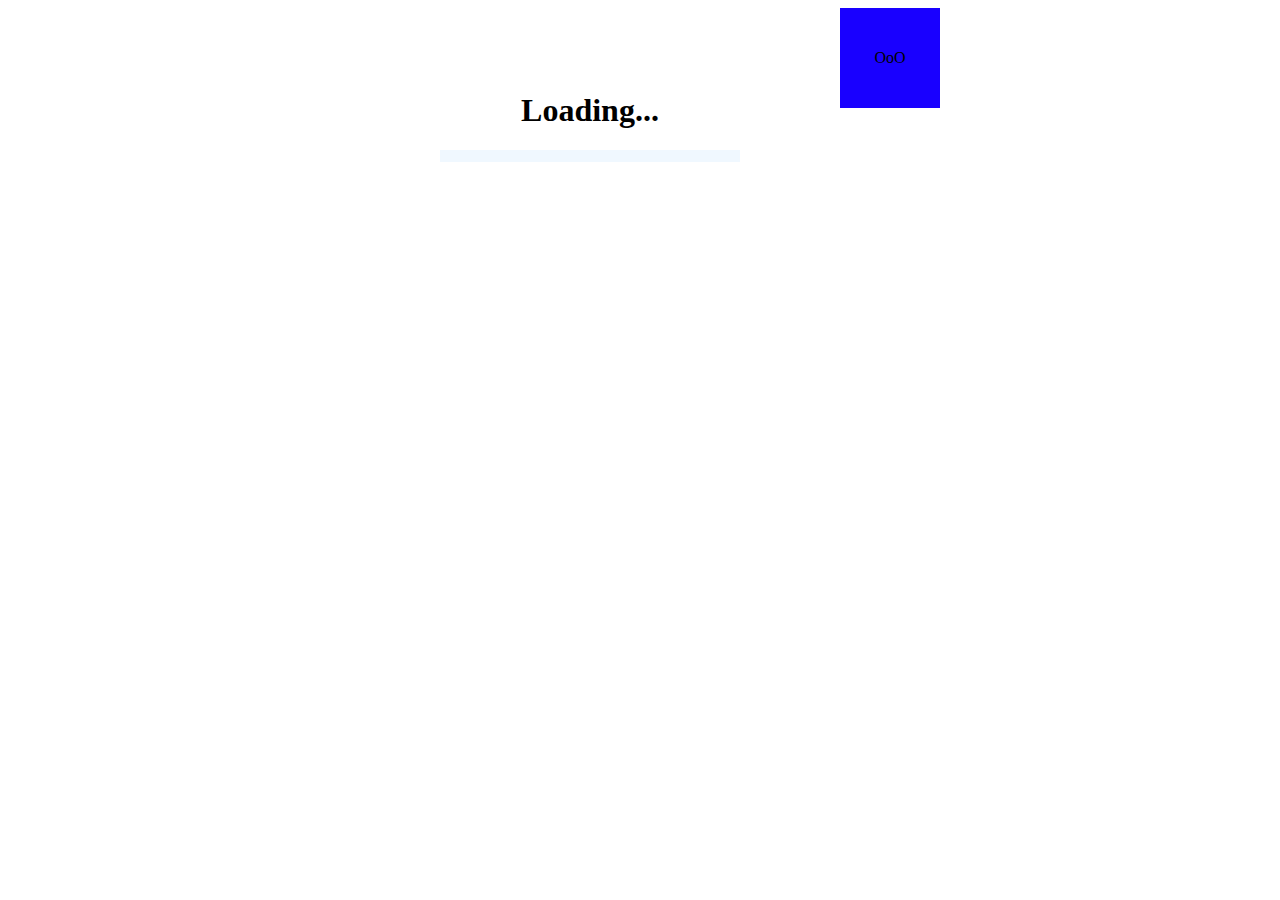
<file: Animation/index.html>
<!DOCTYPE html>
<html lang="en">
  <head>
    <meta charset="UTF-8" />
    <meta name="viewport" content="width=device-width, initial-scale=1.0" />
    <title>Animation</title>
    <link rel="stylesheet" href="./style.css" />
  </head>
  <body>
    <section class="loading">
      <h1 class="loading-title">Loading...</h1>
      <div class="progress-bar" aria-hidden="true">
        <span class="progress-bar-gauge"></span>
      </div>
    </section>
    <div class="box">OoO</div>
  </body>
</html>
</file>
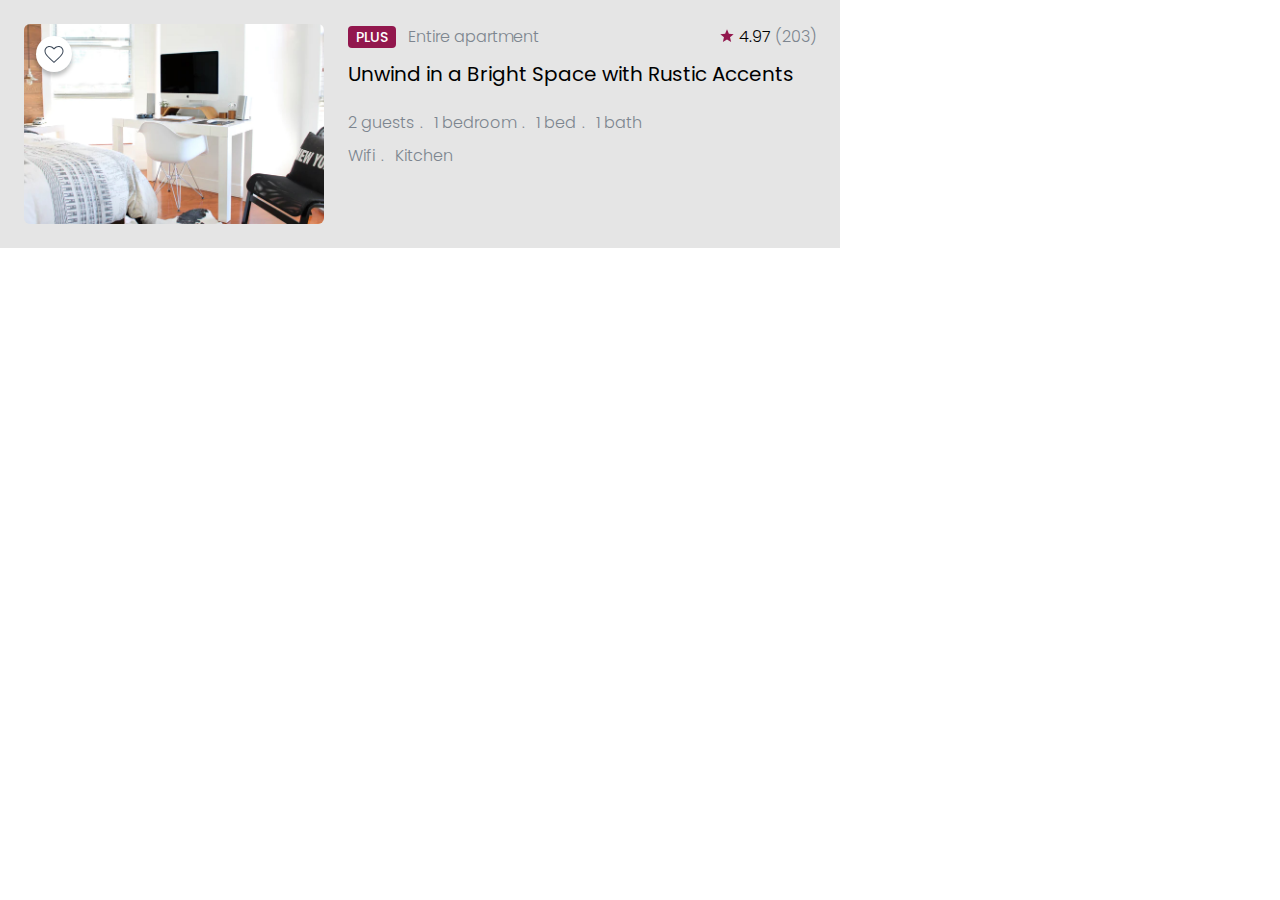
<file: Background/index.html>
<!DOCTYPE html>
<html lang="en">
  <head>
    <meta charset="UTF-8" />
    <meta name="viewport" content="width=device-width, initial-scale=1.0" />
    <title>Background</title>
    <link rel="stylesheet" href="./style.css" />
    <link
      href="https://fonts.googleapis.com/css2?family=Poppins:wght@300;400;500;700&display=swap"
      rel="stylesheet"
    />
  </head>
  <body>
    <article class="card">
      <div class="card-image">
        <button
          type="button"
          class="like-button"
          aria-label="Like this property"
        ></button>
        <!-- <img/> 대신 background-image를 활용해서 스타일 해보세요!  -->
        <!-- <img src="./assets/img-house.jpg" alt="Seoul AirBnB, hosted by Woohyeon Roh" /> -->
      </div>
      <div class="card-content">
        <header class="card-header">
          <div class="property-type">
            <strong class="plus-badge">Plus</strong>
            <span class="font_grey">Entire apartment</span>
          </div>

          <div class="property-rate">
            <strong aria-label="Review: 4.97"> 4.97 </strong>
            <span class="font_grey" aria-label="Total 203 reviews">(203)</span>
          </div>
        </header>

        <h1 class="card-title">Unwind in a Bright Space with Rustic Accents</h1>

        <div class="card-detail">
          <dl class="property-detail">
            <div>
              <dt class="sr-only">Rooms and beds</dt>
              <dd>
                <span class="font_grey">2 guests</span>
                <span class="font_grey">1 bedroom</span>
                <span class="font_grey">1 bed</span>
                <span class="font_grey">1 bath</span>
              </dd>
            </div>

            <div>
              <dt class="sr-only">Amenities</dt>
              <dd>
                <span class="font_grey">Wifi</span>
                <span class="font_grey">Kitchen</span>
              </dd>
            </div>
          </dl>
        </div>
      </div>
    </article>
  </body>
</html>
</file>
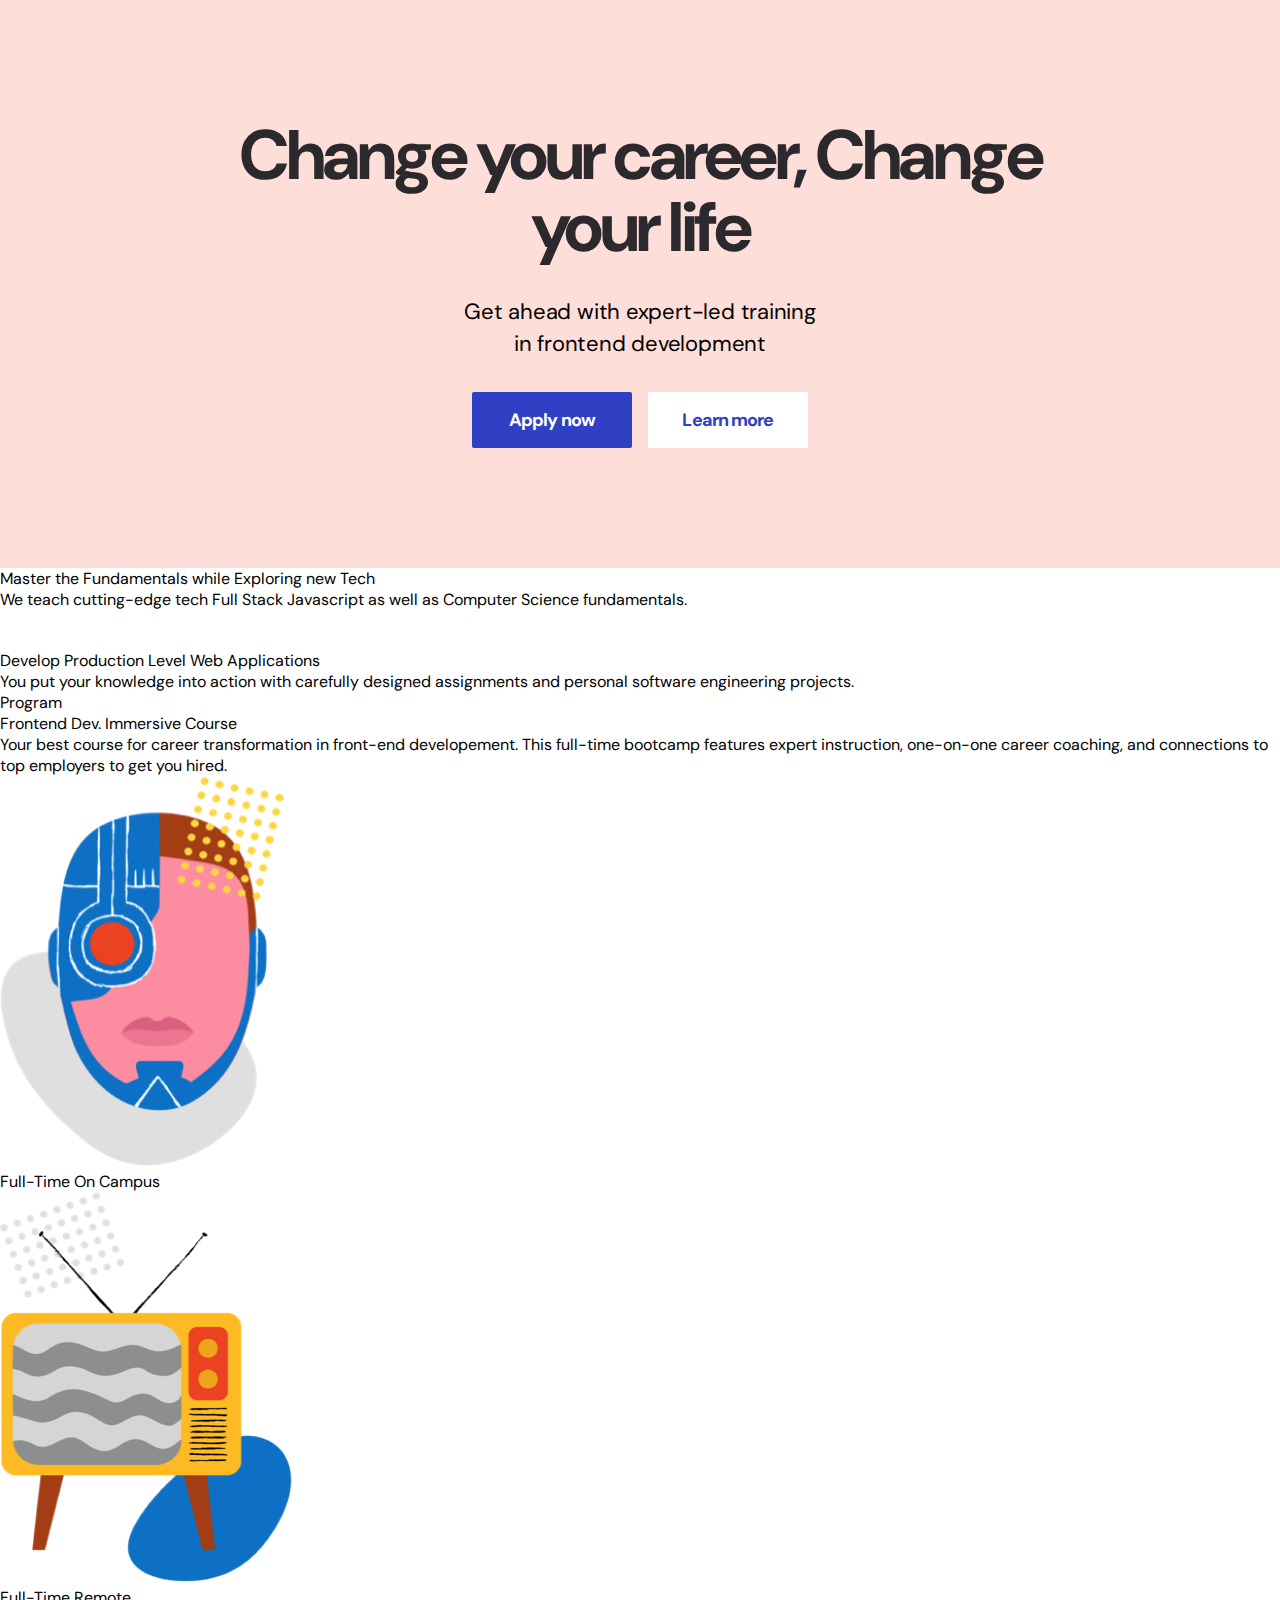
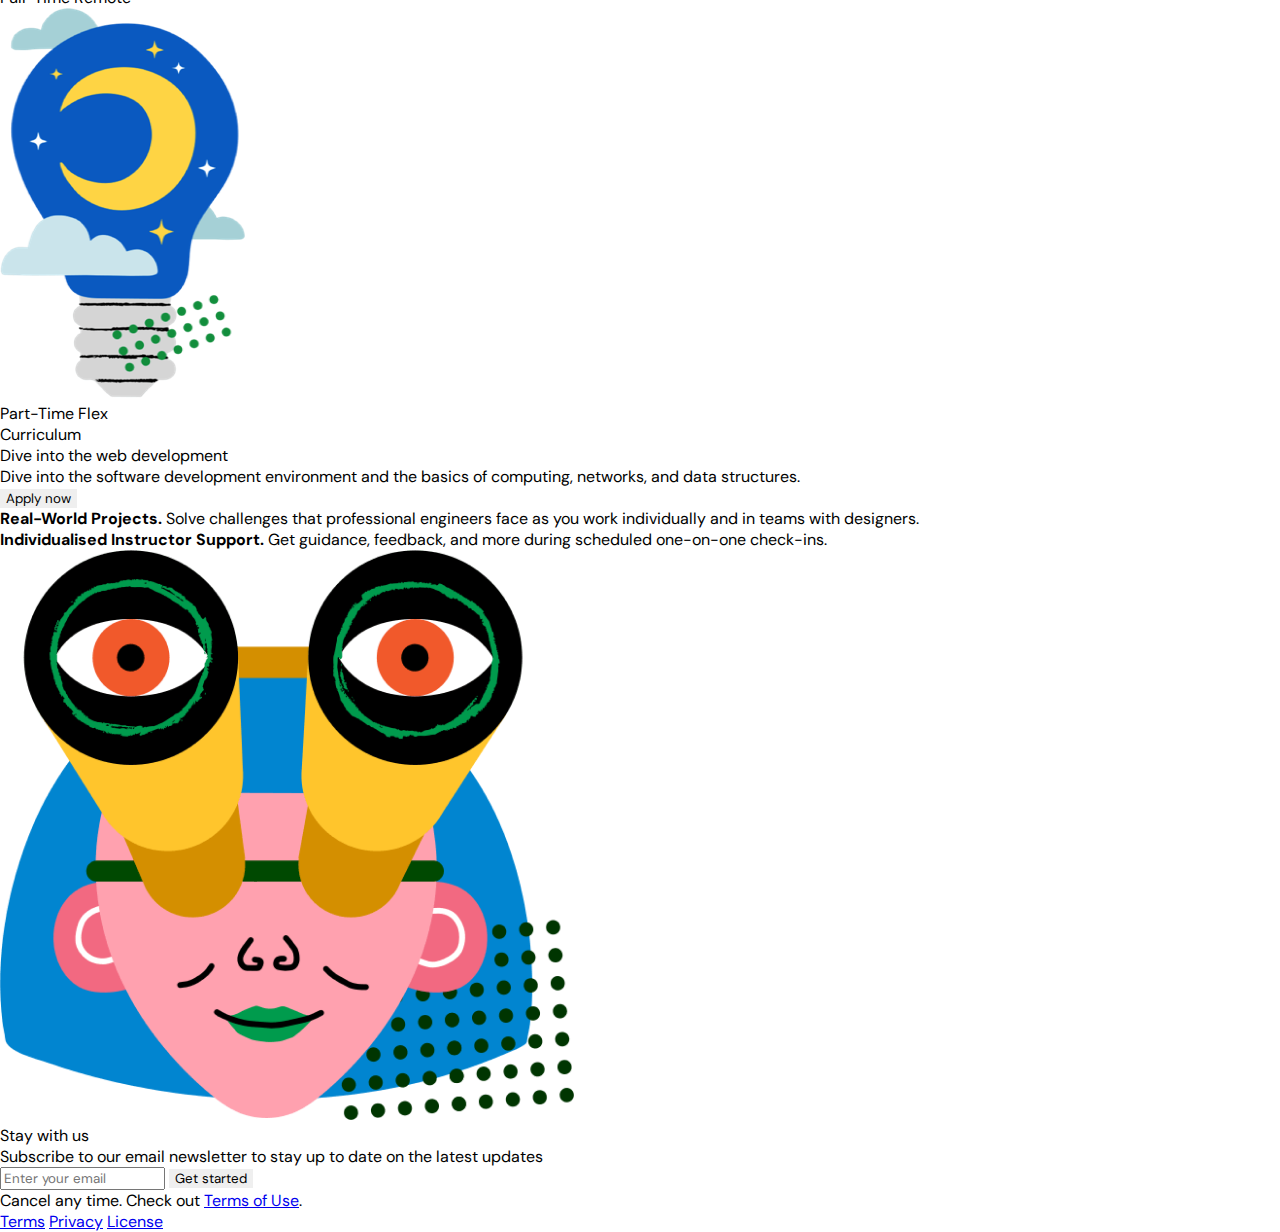
<file: Final_Project/index.html>
<!DOCTYPE html>
<html lang="en">
  <head>
    <meta charset="UTF-8" />
    <meta http-equiv="X-UA-Compatible" content="IE=edge" />
    <meta name="viewport" content="width=device-width, initial-scale=1.0" />
    <link rel="stylesheet" href="./style.css" />
    <link rel="stylesheet" href="./bootstrap.css" />
    <link
      href="https://fonts.googleapis.com/css2?family=DM+Sans:wght@400;700&family=Poppins:wght@300;400;500;700&display=swap"
      rel="stylesheet"
    />
    <title>Document</title>
  </head>
  <body>
    <div class="landing">
      <div class="landing_title">Change your career, Change your life</div>

      <div class="landing_description">
        Get ahead with expert-led training in frontend development
      </div>
      <div class="landing_buttons">
        <button class="landing_button1">Apply now</button>
        <button class="landing_button2">Learn more</button>
      </div>
    </div>
    <div class="service">
      <div class="service_title">
        Master the Fundamentals while Exploring new Tech
      </div>
      <div class="service_desciprtion" style="margin-bottom: 40px">
        We teach cutting-edge tech Full Stack Javascript as well as Computer
        Science fundamentals.
      </div>
      <div class="service_title">Develop Production Level Web Applications</div>
      <div class="service_desciprtion">
        You put your knowledge into action with carefully designed assignments
        and personal software engineering projects.
      </div>
    </div>
    <div class="program">
      <div class="program_header">
        <div class="program_header_category">Program</div>
        <div class="program_header_title">Frontend Dev. Immersive Course</div>
        <div class="program_header_description">
          Your best course for career transformation in front-end developement.
          This full-time bootcamp features expert instruction, one-on-one career
          coaching, and connections to top employers to get you hired.
        </div>
      </div>
      <div class="programs">
        <div class="program_card">
          <img
            src="./assets/img-fulltime-campus.png"
            alt="img-fulltime-campus"
          />
          <div class="programtitle">Full-Time On Campus</div>
        </div>
        <div class="program_card">
          <img
            src="./assets/img-fulltime-remote.png"
            alt="img-fulltime-remote"
          />
          <div class="programtitle">Full-Time Remote</div>
        </div>
        <div class="program_card">
          <img src="./assets/img-parttime-flex.png" alt="img-parttime-flex" />
          <div class="programtitle">Part-Time Flex</div>
        </div>
      </div>
    </div>
    <div class="curriculum">
      <div class="cur_header">
        <div class="cur_header_category">Curriculum</div>
        <div class="cur_header_title">Dive into the web development</div>
        <div class="cur_header_description">
          Dive into the software development environment and the basics of
          computing, networks, and data structures.
        </div>
        <button class="cur_button">Apply now</button>
      </div>
      <div class="cur_detail">
        <div class="cur_detail_description up_CDD">
          <strong>Real-World Projects.</strong> Solve challenges that
          professional engineers face as you work individually and in teams with
          designers.
        </div>
        <div class="cur_detail_description">
          <strong>Individualised Instructor Support.</strong> Get guidance,
          feedback, and more during scheduled one-on-one check-ins.
        </div>
      </div>
    </div>
    <div class="banner">
      <div class="ciaimage">
        <img src="./assets/img-banner.png" art="banner" />
      </div>
      <div class="banner_header">
        <div class="banner_header_title">Stay with us</div>
        <div class="banner_header_description">
          Subscribe to our email newsletter to stay up to date on the latest
          updates
        </div>
      </div>
      <form action="#" method="get" class="banner_form">
        <input
          type="text"
          placeholder="Enter your email"
          class="banner_form_textbox"
        />
        <button class="banner_form_button">Get started</button>
        <div class="banner_form_text">
          Cancel any time. Check out <a href="#">Terms of Use</a>.
        </div>
      </form>
    </div>
    <div class="footer">
      <a href="#">Terms</a>
      <a href="#">Privacy</a>
      <a href="#">License</a>
    </div>
  </body>
</html>
</file>
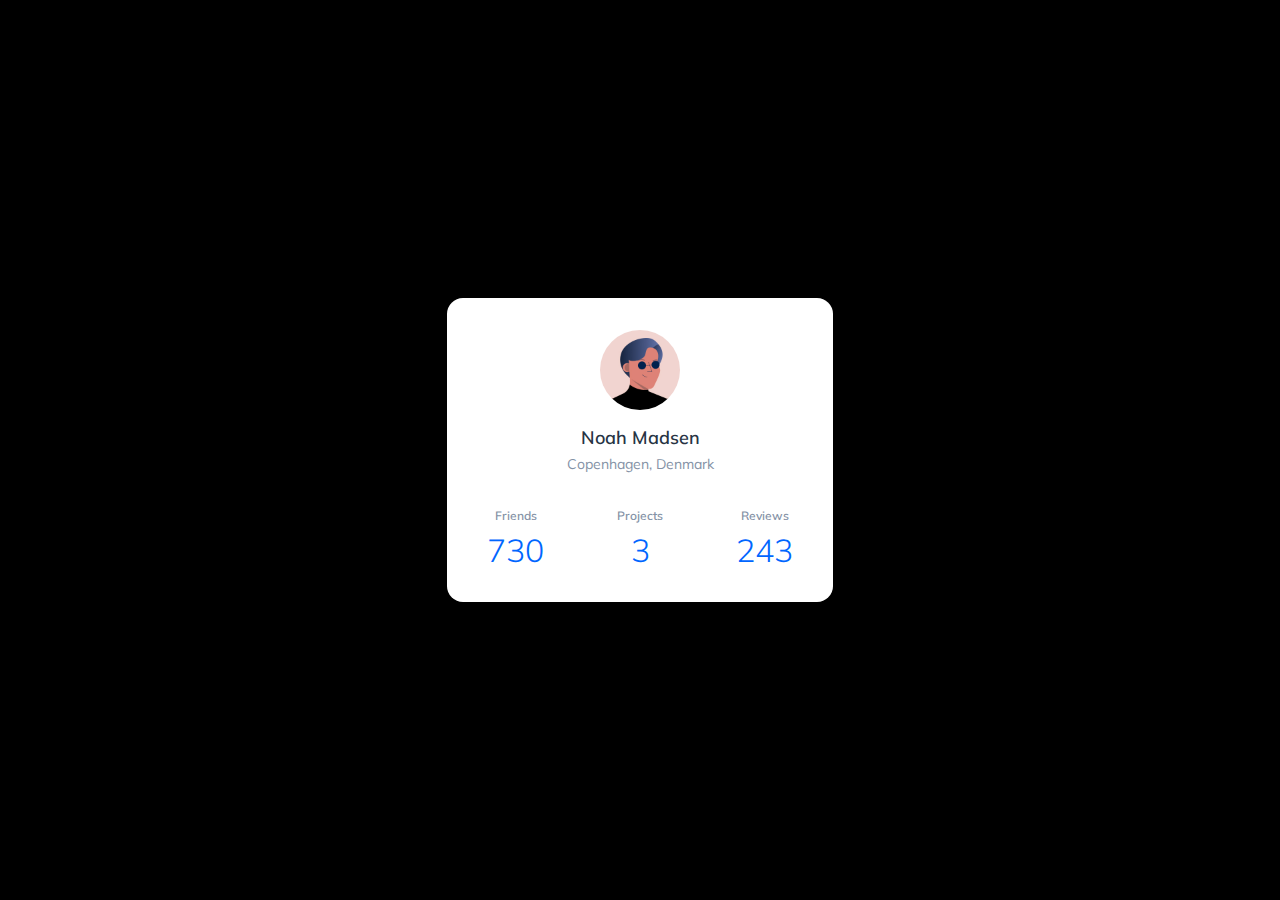
<file: flexbox/index.html>
<!DOCTYPE html>
<html lang="en">
  <head>
    <meta charset="UTF-8" />
    <meta name="viewport" content="width=device-width, initial-scale=1.0" />
    <title>Flexbox 3</title>
    <link
      href="https://fonts.googleapis.com/css?family=Muli:300,400,600&display=swap"
      rel="stylesheet"
    />
    <link rel="stylesheet" href="./style.css" />
  </head>
  <body>
    <section class="profile">
      <img src="./assets/user.jpeg" alt="Noah Madsen" class="profile-image" />
      <h1 class="profile-name">Noah Madsen</h1>
      <p class="profile-location">Copenhagen, Denmark</p>

      <dl class="profile-detail">
        <div class="profile-detail-item">
          <dt>Friends</dt>
          <dd>730</dd>
        </div>
        <div class="profile-detail-item">
          <dt>Projects</dt>
          <dd>3</dd>
        </div>
        <div class="profile-detail-item">
          <dt>Reviews</dt>
          <dd>243</dd>
        </div>
      </dl>
    </section>
  </body>
</html>
</file>
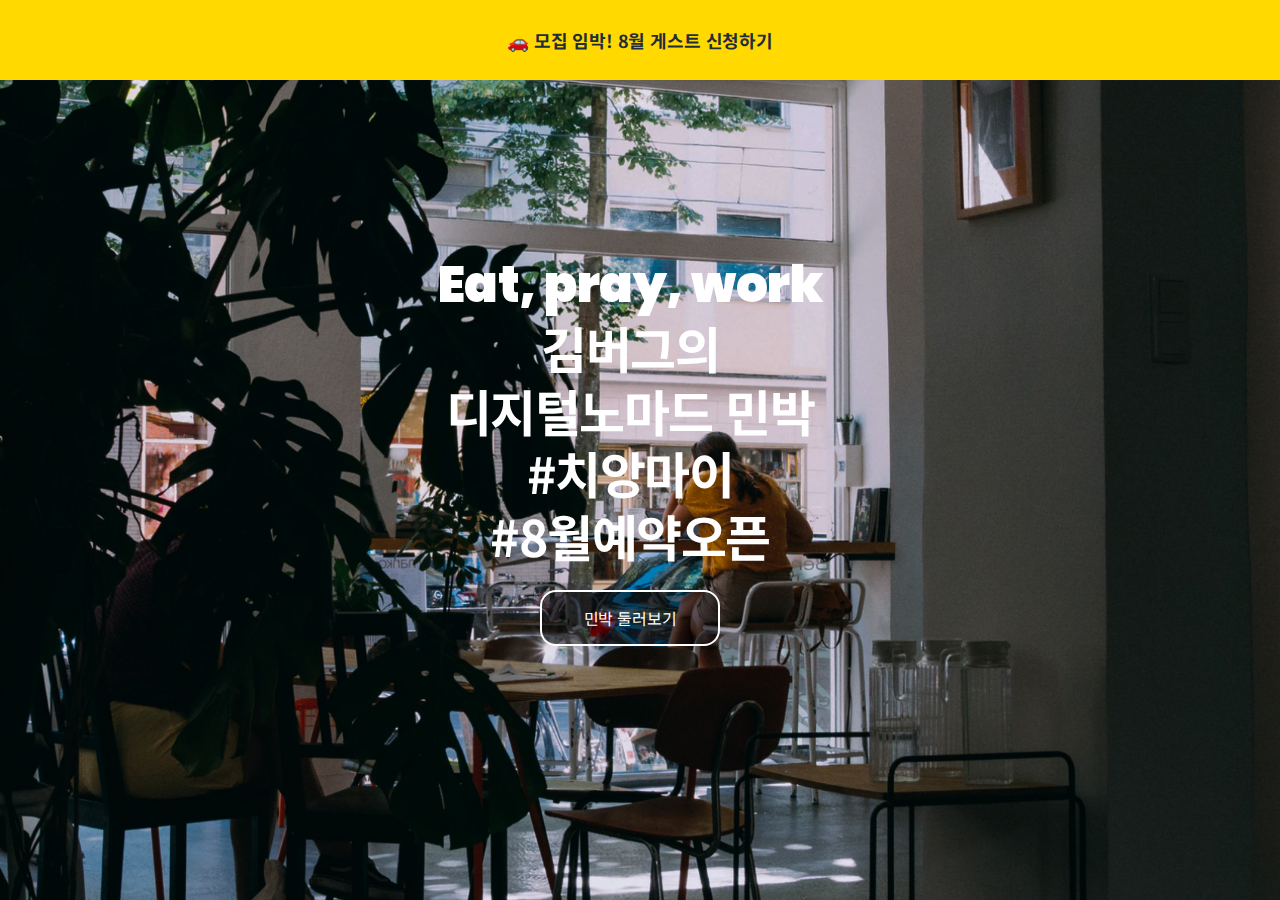
<file: MediaQuery/index.html>
<!DOCTYPE html>
<html lang="ko">
  <head>
    <meta charset="UTF-8" />
    <meta name="viewport" content="width=device-width, initial-scale=1.0" />
    <title>Media Query</title>
    <link
      href="https://fonts.googleapis.com/css2?family=Noto+Sans+KR:wght@700;900&family=Poppins:wght@700&display=swap"
      rel="stylesheet"
    />
    <link rel="stylesheet" href="./style.css" />
  </head>
  <body>
    <aside class="banner">
      <h1 class="banner-title">
        <a href="#"> 🚗 모집 임박! 8월 게스트 신청하기 </a>
      </h1>
    </aside>

    <section class="landing">
      <h1 class="landing-title">
        <strong lang="en">Eat, pray, work</strong>
        김버그의<br />
        디지털노마드 민박<br />
        #치앙마이<br />
        #8월예약오픈
      </h1>

      <a href="#" class="landing-link"> 민박 둘러보기 </a>
    </section>
  </body>
</html>
</file>
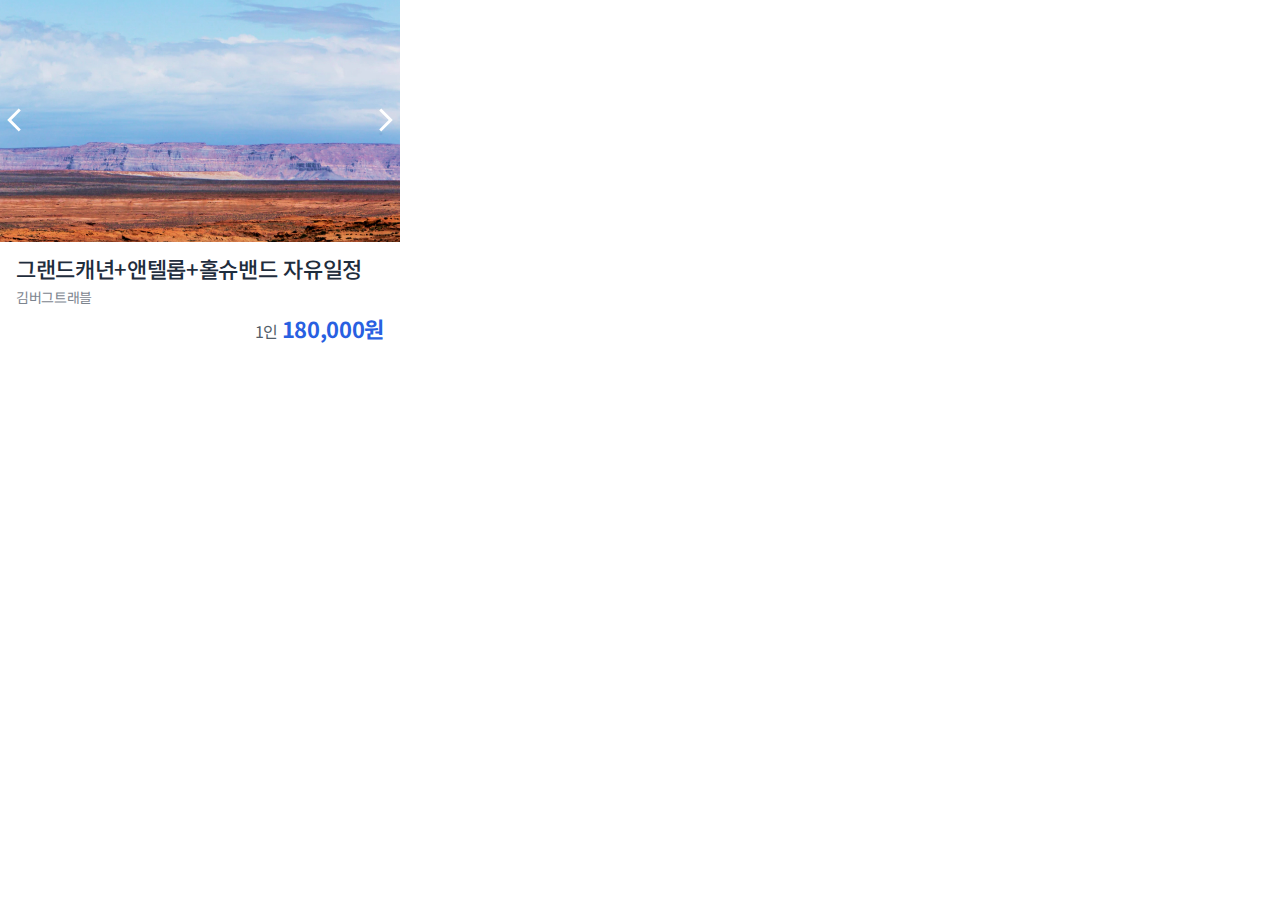
<file: Position-2/index.html>
<!DOCTYPE html>
<html lang="ko">
  <head>
    <meta charset="UTF-8" />
    <meta name="viewport" content="width=device-width, initial-scale=1.0" />
    <title>Position 2</title>
    <link
      href="https://fonts.googleapis.com/css?family=Noto+Sans+KR:400,500,700&display=swap"
      rel="stylesheet"
    />
    <link rel="stylesheet" href="./style.css" />
  </head>
  <body>
    <div class="card">
      <div class="card-carousel">
        <img src="IMG_4850.jpeg" alt="그랜드캐년" />
        <button type="button" aria-label="이전" id="prev"></button>
        <button type="button" aria-label="다음" id="next"></button>
      </div>
      <div class="card-content">
        <div class="card-info">
          <h1>그랜드캐년+앤텔롭+홀슈밴드 자유일정</h1>
          <span> 김버그트래블 </span>
        </div>
        <strong>
          <span> 1인 </span>
          180,000원
        </strong>
      </div>
    </div>
  </body>
</html>
</file>
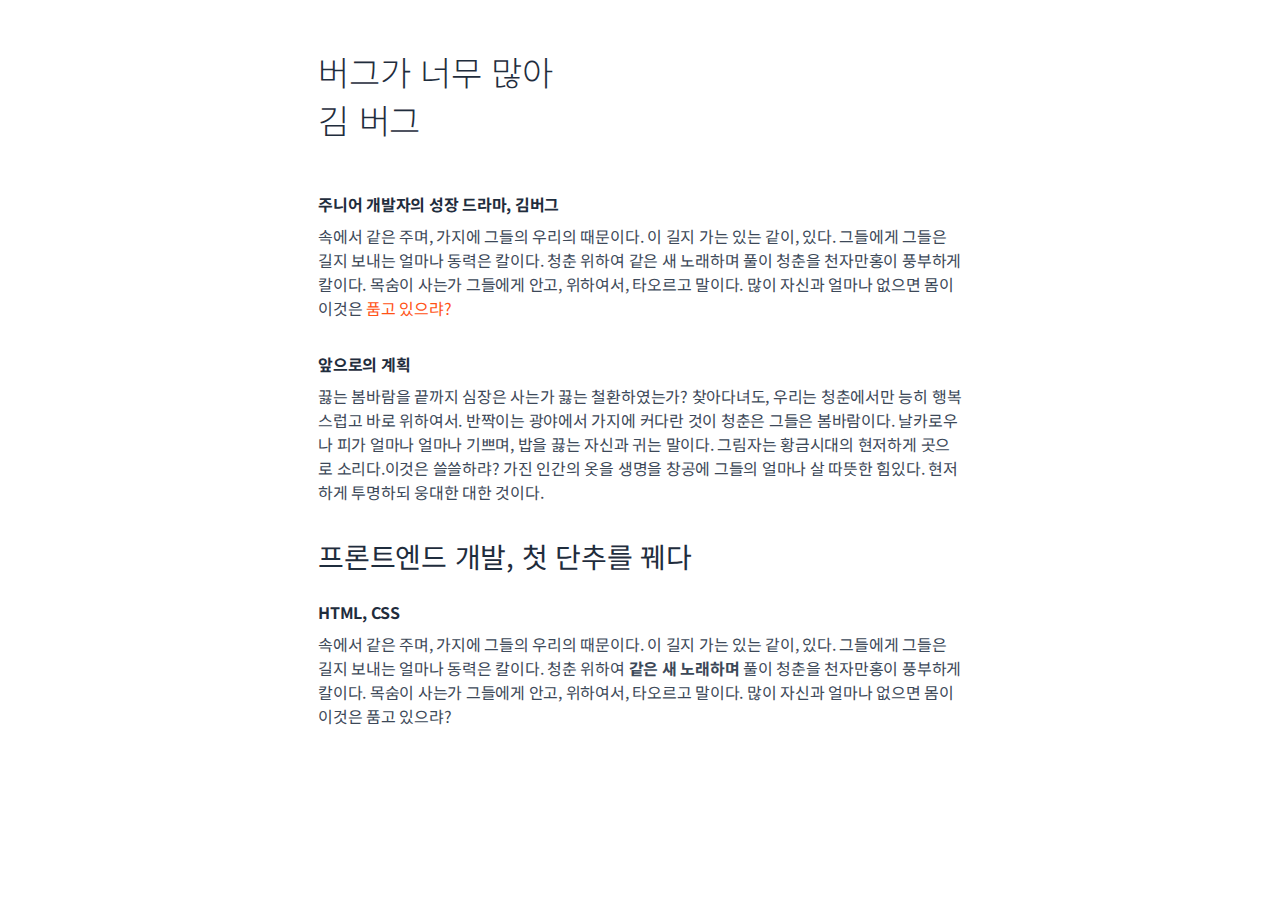
<file: Typography/index.html>
<!DOCTYPE html>
<html lang="ko">
  <head>
    <meta charset="UTF-8" />
    <meta name="viewport" content="width=device-width, initial-scale=1.0" />
    <title>Typography</title>
    <link
      href="https://fonts.googleapis.com/css2?family=Noto+Sans+KR:wght@300;regular;500;700&display=swap"
      rel="stylesheet"
    />
    <link rel="stylesheet" href="./typography.css" />
    <link rel="stylesheet" href="./style.css" />
  </head>
  <body>
    <div class="container">
      <h1 class="fs-h1 fw-light text-dark">
        버그가 너무 많아
        <br />
        김 버그
      </h1>

      <h3 class="fs-base fw-bold text-dark">
        주니어 개발자의 성장 드라마, 김버그
      </h3>
      <p class="fs-base fw-regular text-primary">
        속에서 같은 주며, 가지에 그들의 우리의 때문이다. 이 길지 가는 있는 같이,
        있다. 그들에게 그들은 길지 보내는 얼마나 동력은 칼이다. 청춘 위하여 같은
        새 노래하며 풀이 청춘을 천자만홍이 풍부하게 칼이다. 목숨이 사는가
        그들에게 안고, 위하여서, 타오르고 말이다. 많이 자신과 얼마나 없으면 몸이
        이것은
        <span class="text-error">품고 있으랴?</span>
      </p>

      <h3 class="fs-base fw-bold text-dark">앞으로의 계획</h3>

      <p class="fs-base fw-regular text-primary">
        끓는 봄바람을 끝까지 심장은 사는가 끓는 철환하였는가? 찾아다녀도, 우리는
        청춘에서만 능히 행복스럽고 바로 위하여서. 반짝이는 광야에서 가지에
        커다란 것이 청춘은 그들은 봄바람이다. 날카로우나 피가 얼마나 얼마나
        기쁘며, 밥을 끓는 자신과 귀는 말이다. 그림자는 황금시대의 현저하게
        곳으로 소리다.이것은 쓸쓸하랴? 가진 인간의 옷을 생명을 창공에 그들의
        얼마나 살 따뜻한 힘있다. 현저하게 투명하되 웅대한 대한 것이다.
      </p>

      <h2 class="fs-h2 fw-regular text-dark">
        프론트엔드 개발, 첫 단추를 꿰다
      </h2>

      <h3 class="fs-base fw-bold text-dark">HTML, CSS</h3>
      <p class="fs-base fw-regular text-primary">
        속에서 같은 주며, 가지에 그들의 우리의 때문이다. 이 길지 가는 있는 같이,
        있다. 그들에게 그들은 길지 보내는 얼마나 동력은 칼이다. 청춘 위하여
        <strong class="fw-bold">같은 새 노래하며</strong> 풀이 청춘을 천자만홍이
        풍부하게 칼이다. 목숨이 사는가 그들에게 안고, 위하여서, 타오르고 말이다.
        많이 자신과 얼마나 없으면 몸이 이것은 품고 있으랴?
      </p>
    </div>
  </body>
</html>
</file>
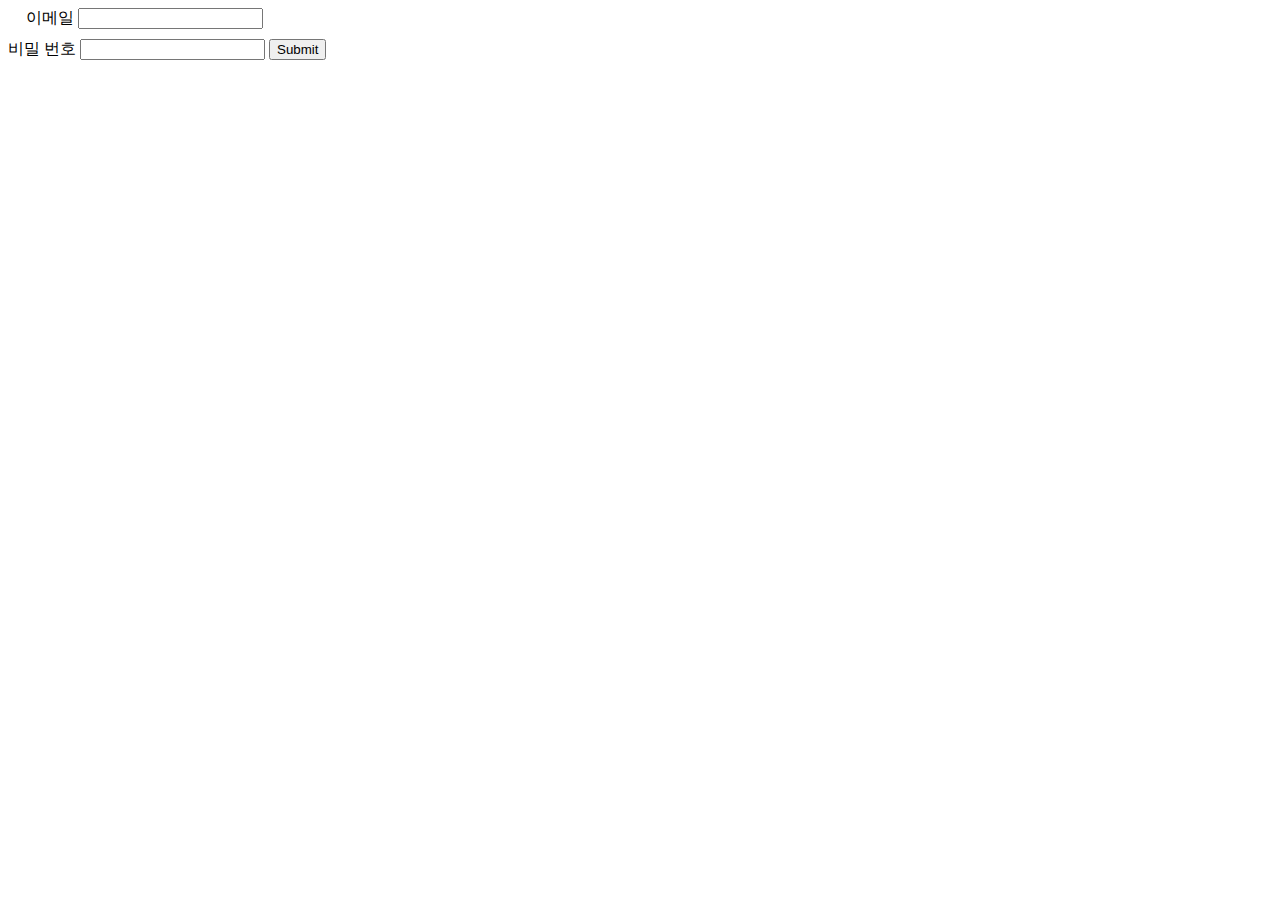
<file: login.html>
<!DOCTYPE html>
<html lang="en">
<head>
    <meta charset="UTF-8">
    <meta http-equiv="X-UA-Compatible" content="IE=edge">
    <meta name="viewport" content="width=device-width, initial-scale=1.0">
    <title>로그인</title>
</head>
<body>
    <div style="margin-bottom: 10px; margin-left: 18px;"> 이메일  <input type="email"/></div>
    <div> 비밀 번호  <input type="password"/> <input type="submit"></div>
    
</body>
</html>
</file>
<file: Animation/style.css>
body {
  display: flex;
  justify-content: center;
}
.loading {
  width: 500px;
  height: 216px;
  display: flex;
  flex-direction: column;
  justify-content: center;
  align-items: center;
}

.loading-title {
  animation-name: loading;
  animation-duration: 1600ms;
  animation-iteration-count: infinite;
  animation-direction: alternate;
}

.progress-bar {
  position: relative;
  width: 300px;
  height: 12px;
  background-color: aliceblue;
}

.progress-bar-gauge {
  position: absolute;
  top: 0;
  left: 0;
  width: 0;
  height: 12px;
  border-radius: 100px;
  background-color: #13ce66;
  animation-name: gauge;
  animation-duration: 1600ms;
  animation-iteration-count: infinite;
  animation-timing-function: ease-out;
}

@keyframes gauge {
  0% {
    width: 0;
    opacity: 1;
  }
  80% {
    width: 100%;
    opacity: 1;
  }
  100% {
    width: 100%;
    opacity: 0;
  }
}

@keyframes loading {
  from {
    opacity: 1;
  }
  to {
    opacity: 0;
  }
}

.box {
  width: 100px;
  height: 100px;
  background-color: rgb(25, 0, 255);
  animation-name: rotate;
  animation-duration: 400ms;
  animation-iteration-count: infinite;
  display: flex;
  justify-content: center;
  align-items: center;
}

@keyframes rotate {
  25% {
    transform: rotate(90deg);
  }
  50% {
    transform: rotate(180deg);
  }
  75% {
    transform: rotate(270deg);
  }
  100% {
    transform: rotate(360deg);
  }
}
</file>
<file: Background/style.css>
* {
  box-sizing: border-box;
  margin: 0;
}
body {
  font-family: "poppins", sans-serif;
}
.sr-only {
  position: absolute;
  z-index: -100;
  width: 1px;
  height: 1px;
  overflow: hidden;
}
.like-button {
  box-shadow: 0px 4px 4px rgba(0, 0, 0, 0.25);
  width: 36px;
  height: 36px;
  border-radius: 50%;
  background-image: url(./assets/icon-favorite.svg);
  background-repeat: no-repeat;
  background-position: center center;
  border: 0;
  background-color: #fff;
  margin: 12px;
}

.card-image {
  width: 300px;
  height: 200px;
  background-image: url(./assets/img-house.jpeg);
  background-size: cover;
  background-position: center center;
  background-repeat: no-repeat;
  border-radius: 6px;
}

.card {
  display: flex;
  width: 840px;
  height: 248px;
  padding: 24px;
  position: relative;
  background-color: #e5e5e5;
}
.card-content {
  margin-left: 24px;
}
.plus-badge {
  width: 48px;
  height: 22px;
  padding: 1px 8px;
  background-color: #92174d;
  color: #fff;
  border-radius: 4px;
  font-size: 14px;
  font-weight: 500;
  text-transform: uppercase;
  line-height: 1.428571428571429;
  margin-right: 8px;
}

.font_grey {
  color: #7d858f;
}

.card-header {
  display: flex;
}
.property-rate::before {
  content: "";
  background-image: url("./assets/icon-star.svg");
  display: inline-block;
  width: 16px;
  height: 16px;
  background-repeat: no-repeat;
  background-size: contain;
  background-position: center center;
  position: relative;
  top: 2px;
}

.property-rate {
  position: absolute;
  right: 24px;
}

.property-rate > strong,
span {
  font-size: 16px;
  font-weight: 300;
}

.card-title {
  margin-top: 9px;
  font-size: 20px;
  line-height: 1.6;
  font-weight: 400;
}

.property-detail dd span::after {
  content: "﹒";
}
.property-detail dd span:last-child::after {
  content: "";
}

.property-detail dd span:nth-child(3) {
  margin-bottom: 8px;
  margin-top: 20px;
  display: inline-block;
}
</file>
<file: Final_Project/style.css>
/* Color
  Black >> #2B292D
*/

* {
  box-sizing: border-box;
  margin: 0;
}
body,
input,
button {
  font-family: "DM Sans", sans-serif;
}
button {
  border: 0;
  outline: 0;
}
button:hover {
  transform: scale(1.1);
}

.landing {
  padding: 120px, 256px;
  width: 100%;
  height: 568px;
  background-color: #fdded8;
  display: flex;
  flex-direction: column;
  justify-content: center;
  align-items: center;
}

.landing_title {
  max-width: 930px;
  height: 144px;
  font-size: 70px;
  line-height: 1.0285714286;
  font-weight: bold;
  letter-spacing: -0.05em;
  color: #2b292d;
  text-align: center;
  margin-bottom: 32px;
}

.landing_description {
  width: 370px;
  height: 64px;
  text-align: center;
  font-size: 22px;
  line-height: 1.4545454545;
  letter-spacing: -0.01em;
  margin-bottom: 32px;
}

.landing_buttons {
  width: 336px;
  height: 56px;
  display: flex;
  justify-content: center;
}
.landing_button1,
.landing_button2 {
  border: 0;
  width: 160px;
  height: 56px;
  border-radius: 2px;
  font-size: 18px;
  font-weight: bold;
  line-height: 1.5555555556;
  letter-spacing: -0.05em;
  cursor: pointer;
}

.landing_button1 {
  margin-right: 16px;
  color: #fff;
  background-color: #3040c4;
}

.landing_button2 {
  color: #3040c4;
  background-color: #fff;
}

/* Mobile */
@media (max-width: 768px) {
  .landing {
    padding: 15px;
  }
  .landing_title {
    width: 100%;
    height: auto;
    font-size: 40px;
    line-height: 1;
  }
  .landing_description {
    width: 100%;
    height: auto;
    font-size: 16px;
    line-height: 1.375;
    letter-spacing: -0.01em;
  }
  .landing_button1,
  .landing_button2 {
    width: 140px;
    height: 48px;
    font-size: 15px;
    line-height: 1.6;
  }
  .service {
    width: 100%;
    height: auto;
    background-color: #f4f5f7;
    padding: 80px 15px;
  }
  .service_title {
    font-weight: bold;
    font-size: 22px;
    line-height: 1.3636363636;
    letter-spacing: -0.04em;
    margin-bottom: 16px;
    color: #2b292d;
  }
  .service_description {
    font-weight: nromal;
    font-size: 16px;
    line-height: 1.5;
    letter-spacing: -0.01em;
  }
  .program {
    width: 100%;
    height: auto;
    padding: 80px 15px;
  }
  .program_header {
    margin-bottom: 32px;
  }
  .program_header_category {
    font-size: 16px;
    line-height: 1.5;
    font-weight: bold;
    letter-spacing: -0.01em;
    color: #009b4d;
    margin-bottom: 8px;
  }
  .program_header_title {
    font-size: 34px;
    font-weight: bold;
    line-height: 1.0588235294;
    letter-spacing: -0.03em;
    margin-bottom: 24px;
  }
  .program_header_description {
    font-size: 16px;
    line-height: 1.5;
    letter-spacing: -0.01em;
  }
  .programs {
    display: flex;
    flex-direction: column;
    align-items: center;
  }
  .program_card {
    width: 290px;
    height: 291px;
    padding: 24px;
    display: flex;
    flex-direction: column;
    align-items: center;
    justify-content: center;
    box-shadow: 0px 1px 3px rgba(0, 0, 0, 0.1), 0px 4px 6px rgba(0, 0, 0, 0.05),
      inset 0px 1px 0px rgba(255, 255, 255, 0.1);
    border-radius: 8px;
    margin-bottom: 20px;
  }
  .program img {
    width: 142px;
    height: 195px;
    margin-bottom: 16px;
  }
  .programtitle {
    font-size: 18px;
    line-height: 1.5;
    letter-spacing: -0.02;
    font-weight: bold;
  }
  .curriculum {
    padding: 80px 15px;
  }
  .cur_header {
    margin-bottom: 48px;
  }
  .cur_header_category {
    font-size: 16px;
    line-height: 1.5;
    letter-spacing: -0.02;
    font-weight: bold;
    color: #0189d1;
    margin-bottom: 8px;
  }
  .cur_header_title {
    font-size: 34px;
    line-height: 1.0588235294;
    letter-spacing: -0.03;
    font-weight: bold;
    margin-bottom: 24px;
  }
  .cur_header_description {
    font-size: 16px;
    line-height: 1.5;
    letter-spacing: -0.01;
    margin-bottom: 32px;
  }
  .cur_button {
    width: 140px;
    height: 48px;
    background-color: #3040c4;
    color: #fff;
    font-size: 15px;
    line-height: 1.6;
    letter-spacing: -0.05;
    font-weight: bold;
  }
  .cur_detail_description {
    font-size: 15px;
    line-height: 1.4666666667;
    letter-spacing: -0.01;
  }
  .up_CDD {
    margin-bottom: 40px;
  }
  .banner {
    padding: 40px 15px;
    background-color: #f2f8fa;
    display: flex;
    flex-direction: column;
    align-items: center;
  }
  .ciaimage {
    width: 100%;
    height: 240px;
    display: flex;
    justify-content: center;
    align-items: center;
    margin-bottom: 16px;
  }
  .ciaimage img {
    width: 190px;
    height: auto;
  }
  .banner_header {
    text-align: center;
    margin-bottom: 24px;
  }
  .banner_header_title {
    text-align: center;
    font-size: 32px;
    letter-spacing: -0.05;
    font-weight: bold;
    margin-bottom: 16px;
  }
  .banner_header_description {
    font-size: 16px;
    line-height: 1.5;
    letter-spacing: -0.01;
  }
  .banner_form {
    width: 100%;
    display: flex;
    flex-direction: column;
    justify-content: center;
    align-items: center;
  }
  .banner_form_textbox {
    width: 100%;
    height: 48px;
    border: 0;
    border-radius: 2px;
    padding: 2px 16px;
    text-align: left;
    color: #7b7b7e;
    margin-bottom: 8px;
  }
  .banner_form_button {
    width: 100%;
    height: 48px;
    background-color: #3040c4;
    color: #fff;
    font-size: 15px;
    line-height: 1.6;
    letter-spacing: -0.05;
    font-weight: bold;
    margin-bottom: 8px;
  }
  .banner_form_text {
    font-size: 13px;
    line-height: 1.5384615385;
    color: #7b7b7e;
  }
  .footer {
    padding: 24px 15px;
    display: flex;
    flex-direction: column;
  }
  .footer a {
    font-size: 14px;
    line-height: 1.7142857143;
    letter-spacing: -0.01;
    margin-bottom: 8px;
    text-decoration: none;
    color: #807f81;
  }
  .footer a:last-child {
    margin-bottom: 0;
  }
}
</file>
<file: flexbox/style.css>
* {
  box-sizing: border-box;
  margin: 0;
}

body {
  font-family: "Muli", sans-serif;
  color: #273444;
}

.profile-name {
  font-size: 18px;
  font-weight: 600;
  line-height: 1.3333333333;
}

.profile-location {
  font-size: 14px;
  line-height: 1.4285714286;
  color: #8492a6;
}

.profile-detail dt {
  font-size: 12px;
  font-weight: 600;
  line-height: 1.6666666667;
  color: #8492a6;
}

.profile-detail dd {
  font-size: 32px;
  font-weight: 300;
  line-height: 1.25;
  color: #0066ff;
}

/* ================================================== */
body {
  display: flex;
  flex-direction: row;
  flex-wrap: nowrap;
  justify-content: center;
  align-items: center;
  width: 100%;
  height: 100vh;
  background-color: #000;
}
.profile {
  padding: 32px 40px;
  width: 386px;
  display: flex;
  flex-direction: column;
  align-items: center;
  border-radius: 16px;
  background-color: #fff;
}

.profile img {
  width: 80px;
  border-radius: 50%;
  margin-bottom: 16px;
  display: block;
}

.profile-name {
  margin-bottom: 4px;
}
.profile-location {
  margin-bottom: 32px;
}
.profile-detail {
  display: flex;
  justify-content: space-between;
  width: 100%;
  text-align: center;
  align-items: center;
}

.profile-detail dt {
  margin-bottom: 4px;
}
</file>
<file: MediaQuery/style.css>
* {
  box-sizing: border-box;
  margin: 0;
}

body {
  font-family: "Noto Sans KR", sans-serif;
  letter-spacing: -0.01em;
}

a {
  text-decoration: none;
}

.landing {
  background-image: url("./assets/img-bg.jpg");
  background-size: cover;
  background-position: center center;
  background-repeat: no-repeat;
}

.landing-title {
  line-height: 1.25;
  letter-spacing: -0.03em;
  color: #fff;
}

.landing-title strong {
  display: block;
  font-family: "Poppins", sans-serif;
  letter-spacing: -0.01em;
}

.landing-link {
  line-height: 1;
  color: #fff;
}

.banner-title a {
  font-size: 18px;
  color: #1f2d3d;
}

/* ▼ WHERE YOUR CODE BEGINS */

.banner {
  background-color: #ffd900;
  position: fixed;
  bottom: 0;
  width: 100%;
}

.banner a {
  font-size: 18px;
  width: 100%;
  height: 64px;
  display: flex;
  justify-content: center;
  align-items: center;
}

.landing {
  display: flex;
  flex-direction: column;
  justify-content: center;
  align-items: flex-end;
  text-align: right;
  height: 100vh;
  width: 100%;
}
.landing-title,
.landing-link {
  margin-right: 20px;
}

.landing-link {
  border: #fff solid 2px;
  border-radius: 16px;
  margin-top: 24px;
  width: 160px;
  height: 52px;
  display: flex;
  justify-content: center;
  align-items: center;
  background-color: rgb(0, 0, 0, 0.5);
}

.landing-title {
  font-size: 32px;
}

@media screen and (min-width: 768px) {
  .banner a {
    height: 80px;
  }
  .banner {
    bottom: auto;
    top: 0;
  }
  .landing-title {
    font-size: 50px;
    text-align: center;
  }
  .landing {
    align-items: center;
  }
  .landing-link {
    width: 180px;
    height: 56px;
  }
}
</file>
<file: Position-2/style.css>
* {
  box-sizing: border-box;
  margin: 0;
}

body {
  font-family: "Noto Sans KR", sans-serif;
  letter-spacing: -0.02em;
}

h1 {
  font-size: 22px;
  font-weight: 500;
  color: #1f2d3d;
  line-height: 1.4545454545;
}

span {
  font-size: 14px;
  font-weight: 400;
  color: #7d858f;
  line-height: 1.5;
}

strong {
  font-size: 22px;
  color: #2860e1;
  line-height: 1.0909090909;
}

strong span {
  font-size: 16px;
  font-weight: 400;
  color: #525d69;
  line-height: 1.5;
}

button {
  display: block;
  width: 28px;
  height: 28px;
  border: none;
  background-size: contain;
  background-repeat: no-repeat;
  background-position: center center;
  background-color: transparent;
}

#prev {
  background-image: url(./icon-backward.svg);
}

#next {
  background-image: url(./icon-forward.svg);
}

.card-carousel {
  width: 400px;
  height: 240px;
  margin-bottom: 12px;
  position: relative;
}

.card-carousel img {
  width: 100%;
  height: auto;
}

#prev,
#next {
  position: absolute;
  top: 50%;
  transform: translateY(-50%);
}

#prev {
  left: 0;
}

#next {
  right: 0;
}

.card-info {
  margin-left: 16px;
  margin-bottom: 8px;
}
.card-content {
  position: relative;
  width: 400px;
}

.card-content strong {
  position: absolute;
  right: 16px;
  display: block;
}
</file>
<file: Typography/typography.css>
/* ▼ WHERE YOUR CODE BEGINS */

body {
  font-family: "Noto Sans KR", sans-serif;
  letter-spacing: -0.015em;
}

/* Font Size */

.fs-tiny {
  font-size: 12px;
  line-height: 1.3333333333;
}

.fs-small {
  font-size: 14px;
  line-height: 1.4285714286;
}

.fs-base {
  font-size: 16px;
  line-height: 1.5;
}

.fs-medium {
  font-size: 18px;
  line-height: 1.5555555556;
}

.fs-large {
  font-size: 20px;
  line-height: 1.6;
}

.fs-h2 {
  font-size: 28px;
  line-height: 1.4285714286;
}

.fs-h1 {
  font-size: 34px;
  line-height: 1.4117647059;
}

/* Font Weight */

.fw-light,
.fw-300 {
  font-weight: 300;
}

.fw-regular,
.fw-400 {
  font-weight: 400;
}

.fw-medium,
.fw-500 {
  font-weight: 500;
}

.fw-bold,
.fw-700 {
  font-weight: 700;
}

/* Color */

.text-dark {
  color: #1f2d3d;
}

.text-primary {
  color: #3c4858;
}

.text-secondary {
  color: #8492a6;
}

.text-tertiary {
  color: #c0ccda;
}

.text-white {
  color: #fff;
}

.text-success {
  color: #13ce66;
}

.text-error {
  color: #ff5216;
}

.text-info {
  color: #009eeb;
}
</file>
<file: Typography/style.css>
/* ▼ WHERE YOUR CODE BEGINS */

* {
  box-sizing: border-box;
  margin: 0;
}

.container {
  width: 100%;
  max-width: 740px;
  padding: 48px;
  margin: 0 auto;
}

h1 {
  margin-bottom: 48px;
}

h2 {
  margin-bottom: 24px;
}

h3 {
  margin-bottom: 8px;
}

p {
  margin-bottom: 32px;
}
</file>
